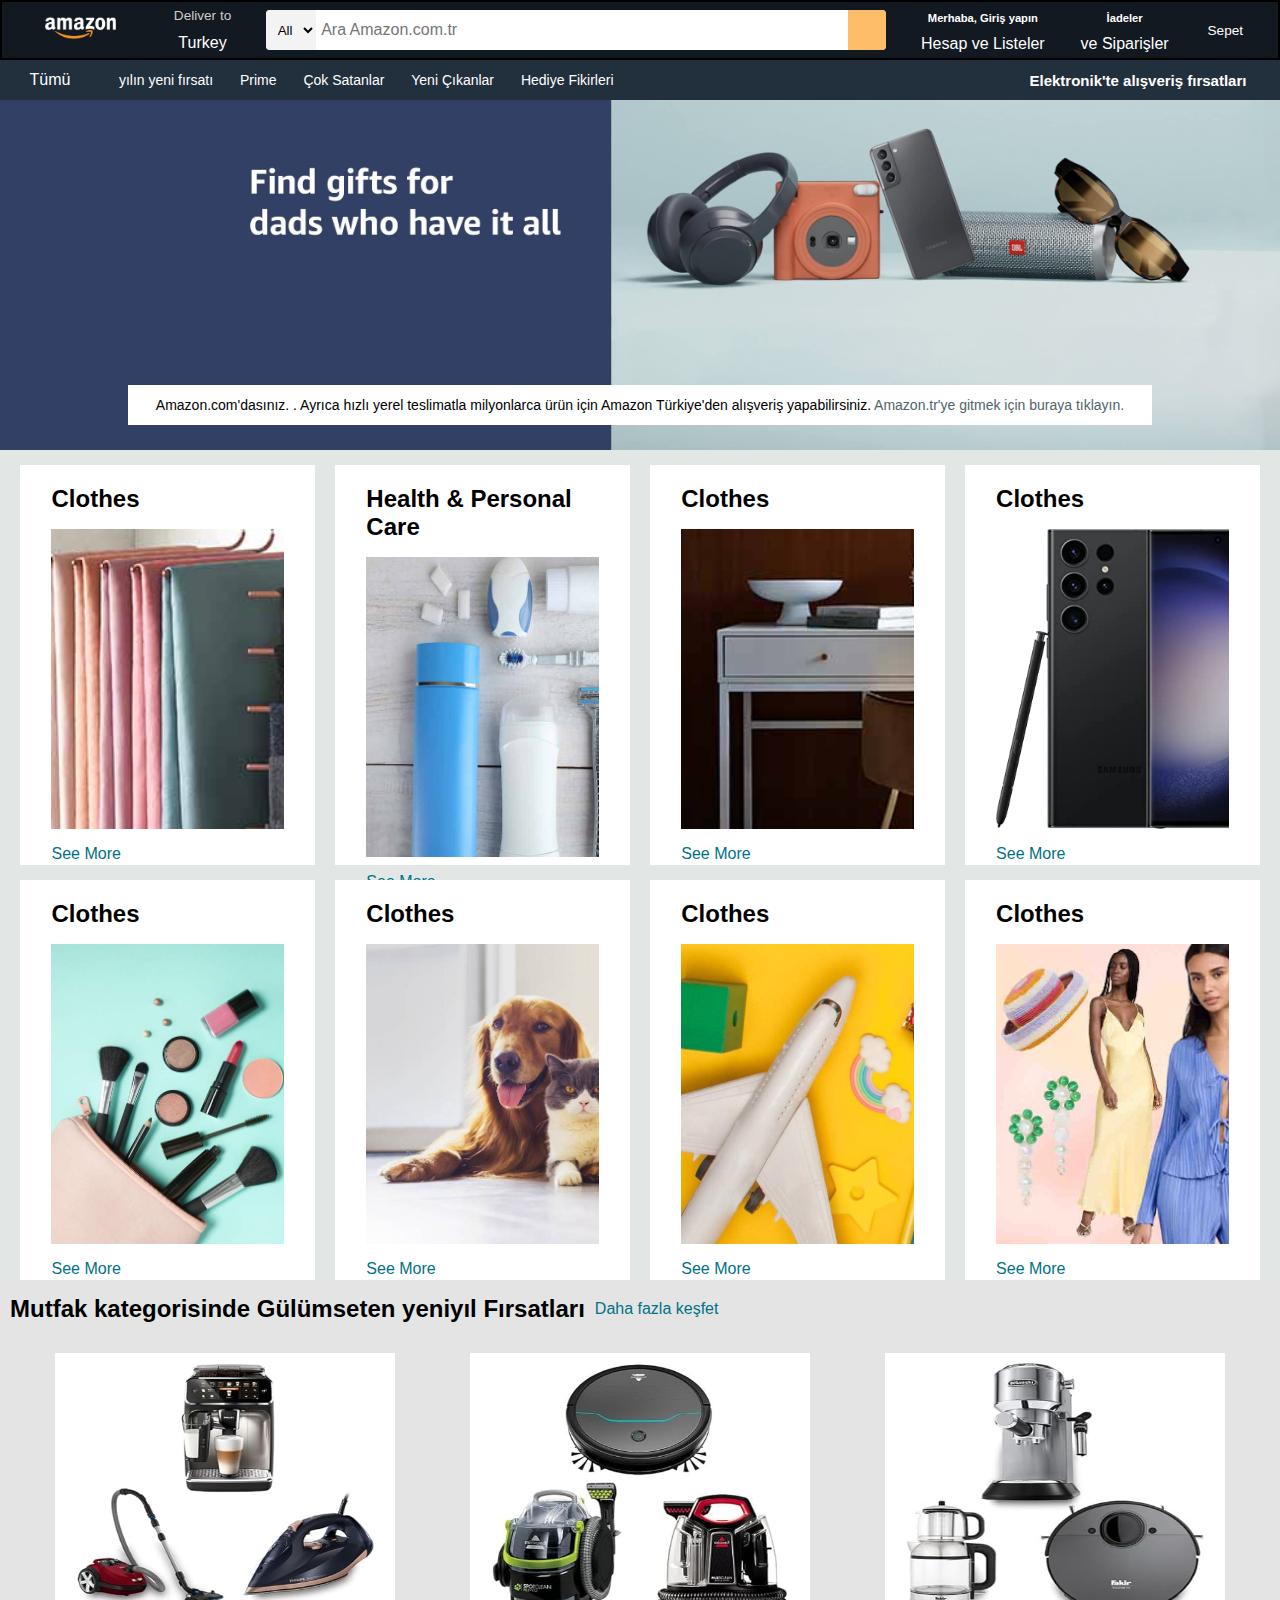
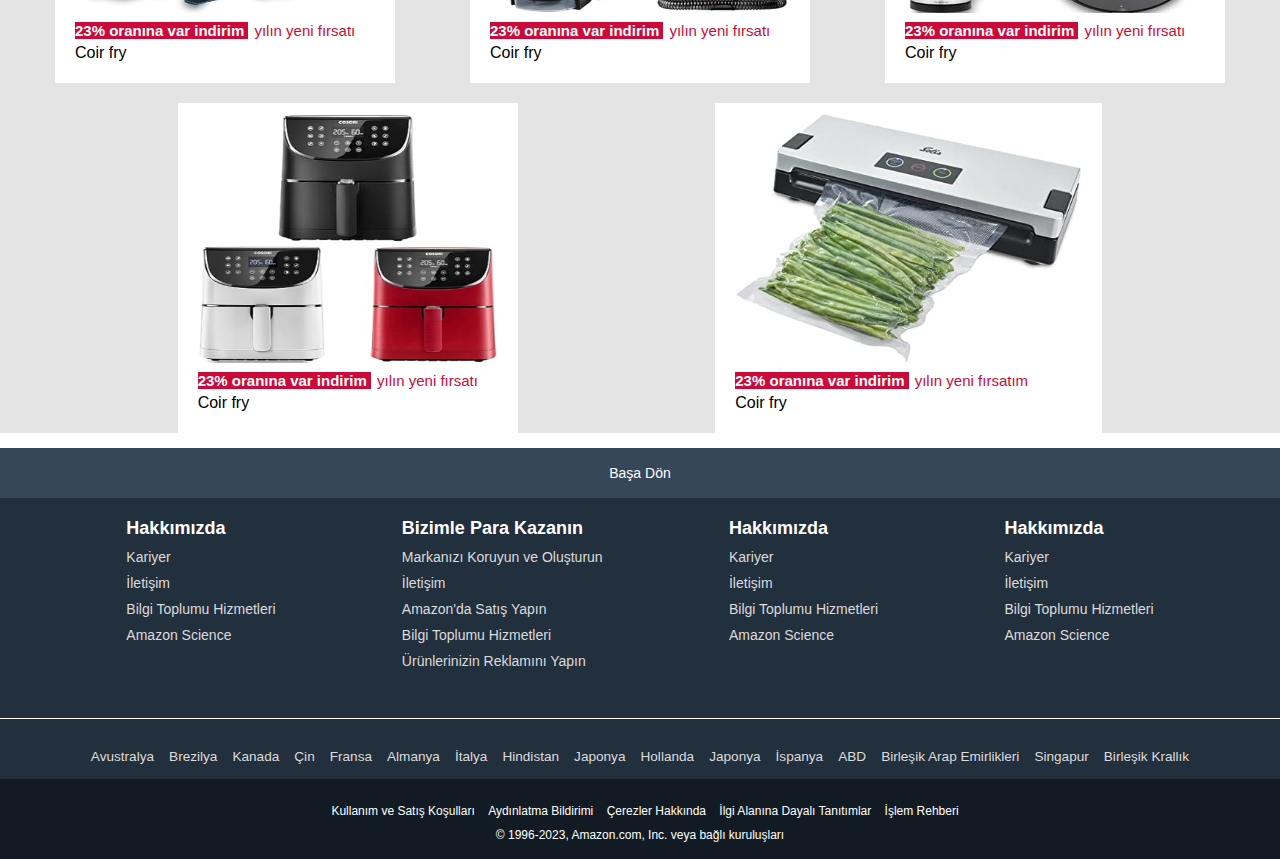
<file: index.html>
<!DOCTYPE html>
<html lang="en">
  <head>
    <meta charset="UTF-8" />
    <meta name="viewport" content="width=device-width, initial-scale=1.0" />
    <title>Document</title>
    <link rel="stylesheet" href="style.css" />
    <!-- font-awesome -->
    <link
      rel="stylesheet"
      href="https://cdnjs.cloudflare.com/ajax/libs/font-awesome/6.4.2/css/all.min.css"
      integrity="sha512-z3gLpd7yknf1YoNbCzqRKc4qyor8gaKU1qmn+CShxbuBusANI9QpRohGBreCFkKxLhei6S9CQXFEbbKuqLg0DA=="
      crossorigin="anonymous"
      referrerpolicy="no-referrer"
    />
  </head>
  <body>
    <!--header-->
    <header>
      <nav class="navbar">
        <div class="nav-logo">
          <div class="logo">
            <img src="./images/amazon_logo.png" alt="" />
          </div>
        </div>
        <div class="nav-address border">
          <p class="add-first">Deliver to</p>
          <div class="add-icon">
            <i class="fa-solid fa-location-dot"></i>
            <p class="add-second">Turkey</p>
          </div>
        </div>
        <div class="nav-search">
          <select class="search-select">
            <option>All</option>
            <option>Kategoriler</option>
            <option>Electronic</option>
          </select>
          <input
            type="text"
            placeholder="Ara Amazon.com.tr"
            class="search-input"
          />
          <div class="search-icon">
            <i class="fa-solid fa-magnifying-glass"></i>
          </div>
        </div>
        <div class="nav-singin border">
          <p><span>Merhaba, Giriş yapın </span></p>
          <p class="nav-second">Hesap ve Listeler</p>
        </div>
        <div class="nav-return border">
          <p><span>İadeler</span></p>
          <p class="nav-second">ve Siparişler</p>
        </div>
        <div class="nav-cart border">
          <i class="fa-solid fa-cart-shopping"></i>
          Sepet
        </div>
      </nav>
      <div class="panel">
        <div class="panel-all">
          <i class="fa-solid fa-bars"></i>
          Tümü
        </div>
        <div class="panel-ops">
          <p class="border">yılın yeni fırsatı</p>
          <p class="border">Prime</p>
          <p class="border">Çok Satanlar</p>
          <p class="border">Yeni Çıkanlar</p>
          <p class="border">Hediye Fikirleri</p>
        </div>
        <div class="panel-deals border">Elektronik'te alışveriş fırsatları</div>
      </div>
    </header>
    <!--hero-->
    <div class="hero-section">
      <div class="hero-msg">
        Amazon.com'dasınız. . Ayrıca hızlı yerel teslimatla milyonlarca ürün
        için Amazon Türkiye'den alışveriş yapabilirsiniz.
        <a href=""> Amazon.tr'ye gitmek için buraya tıklayın.</a>
      </div>
    </div>
    <!-- shop-section -->
    <div class="shop-section">
      <div class="box">
        <div class="box-content">
          <h2>Clothes</h2>
          <div
            class="box-img"
            style="background-image: url('./images/box1_image.jpg')"
          ></div>
          <p>See More</p>
        </div>
      </div>
      <div class="box">
        <div class="box-content">
          <h2>Health & Personal Care</h2>
          <div
            class="box-img"
            style="background-image: url('./images/box2_image.jpg')"
          ></div>
          <p>See More</p>
        </div>
      </div>
      <div class="box">
        <div class="box-content">
          <h2>Clothes</h2>
          <div
            class="box-img"
            style="background-image: url('./images/box3_image.jpg')"
          ></div>
          <p>See More</p>
        </div>
      </div>
      <div class="box">
        <div class="box-content">
          <h2>Clothes</h2>
          <div
            class="box-img"
            style="background-image: url('./images/box4_image.jpg')"
          ></div>
          <p>See More</p>
        </div>
      </div>
      <div class="box">
        <div class="box-content">
          <h2>Clothes</h2>
          <div
            class="box-img"
            style="background-image: url('./images/box5_image.jpg')"
          ></div>
          <p>See More</p>
        </div>
      </div>
      <div class="box">
        <div class="box-content">
          <h2>Clothes</h2>
          <div
            class="box-img"
            style="background-image: url('./images/box6_image.jpg')"
          ></div>
          <p>See More</p>
        </div>
      </div>
      <div class="box">
        <div class="box-content">
          <h2>Clothes</h2>
          <div
            class="box-img"
            style="background-image: url('./images/box7_image.jpg')"
          ></div>
          <p>See More</p>
        </div>
      </div>
      <div class="box">
        <div class="box-content">
          <h2>Clothes</h2>
          <div
            class="box-img"
            style="background-image: url('./images/box8_image.jpg')"
          ></div>
          <p>See More</p>
        </div>
      </div>
    </div>
    <!--shop-section2 -->
    <div class="container">
      <div class="title">
        <h2>Mutfak kategorisinde Gülümseten yeniyıl Fırsatları</h2>
        <a href=""> Daha fazla keşfet</a>
      </div>
      <div class="boxes">
        <div class="box1">
          <div class="image"><img src="./images/1.jpeg" /></div>
          <div class="box1-content">
            <p><span>23% oranına var indirim </span>yılın yeni fırsatı</p>
          </div>
          <div>Coir fry</div>
        </div>
        <div class="box1">
          <div class="image"><img src="./images/2.jpeg" /></div>
          <div class="box1-content">
            <p><span>23% oranına var indirim </span>yılın yeni fırsatı</p>
          </div>
          <div>Coir fry</div>
        </div>
        <div class="box1">
          <div class="image"><img src="./images/3.jpeg" /></div>
          <div class="box1-content">
            <p><span>23% oranına var indirim </span>yılın yeni fırsatı</p>
          </div>
          <div>Coir fry</div>
        </div>
        <div class="box1">
          <div class="image"><img src="./images/4.jpeg" /></div>
          <div class="box1-content">
            <p><span>23% oranına var indirim </span>yılın yeni fırsatı</p>
          </div>
          <div>Coir fry</div>
        </div>
        <div class="box1">
          <div class="image"><img src="./images/5.jpeg" /></div>
          <div class="box1-content">
            <p><span>23% oranına var indirim </span>yılın yeni fırsatım</p>
          </div>
          <div>Coir fry</div>
        </div>
      </div>
    </div>
    <!-- footer-->
    <footer>
      <div class="foot-panel1"><a href="#">Başa Dön</a></div>
      <div class="foot-panel2">
        <ul>
          <p>Hakkımızda</p>
          <a href=""> Kariyer</a>
          <a href=""> İletişim</a>
          <a href=""> Bilgi Toplumu Hizmetleri</a>
          <a href=""> Amazon Science</a>
        </ul>
        <ul>
          <p>Bizimle Para Kazanın</p>

          <a href=""> Markanızı Koruyun ve Oluşturun</a>
          <a href=""> İletişim</a>
          <a href=""> Amazon'da Satış Yapın</a>
          <a href=""> Bilgi Toplumu Hizmetleri</a>
          <a href=""> Ürünlerinizin Reklamını Yapın</a>
        </ul>
        <ul>
          <p>Hakkımızda</p>
          <a href=""> Kariyer</a>
          <a href=""> İletişim</a>
          <a href=""> Bilgi Toplumu Hizmetleri</a>
          <a href=""> Amazon Science</a>
        </ul>
        <ul>
          <p>Hakkımızda</p>
          <a href=""> Kariyer</a>
          <a href=""> İletişim</a>
          <a href=""> Bilgi Toplumu Hizmetleri</a>
          <a href=""> Amazon Science</a>
        </ul>
      </div>
      <div class="foot-panel3">
        <div class="logo"></div>
        <ul>
          <a href="">Avustralya</a>
          <a href="">Brezilya</a>
          <a href="">Kanada</a>
          <a href="">Çin</a>
          <a href="">Fransa</a>
          <a href="">Almanya</a>
          <a href="">İtalya</a>
          <a href="">Hindistan</a>
          <a href="">Japonya</a>
          <a href="">Hollanda</a>
          <a href="">Japonya</a>
          <a href="">İspanya</a>
          <a href="">ABD</a>
          <a href="">Birleşik Arap Emirlikleri</a>
          <a href="">Singapur</a>
          <a href="">Birleşik Krallık</a>
        </ul>
      </div>
      <div class="foot-panel4">
        <div class="pages">
          <a href="">Kullanım ve Satış Koşulları</a>
          <a href="">Aydınlatma Bildirimi</a>
          <a href="">Çerezler Hakkında</a>
          <a href="">İlgi Alanına Dayalı Tanıtımlar</a>
          <a href="">İşlem Rehberi</a>
        </div>
        <div class="copyright">
          © 1996-2023, Amazon.com, Inc. veya bağlı kuruluşları
        </div>
      </div>
    </footer>
  </body>
</html>
</file>
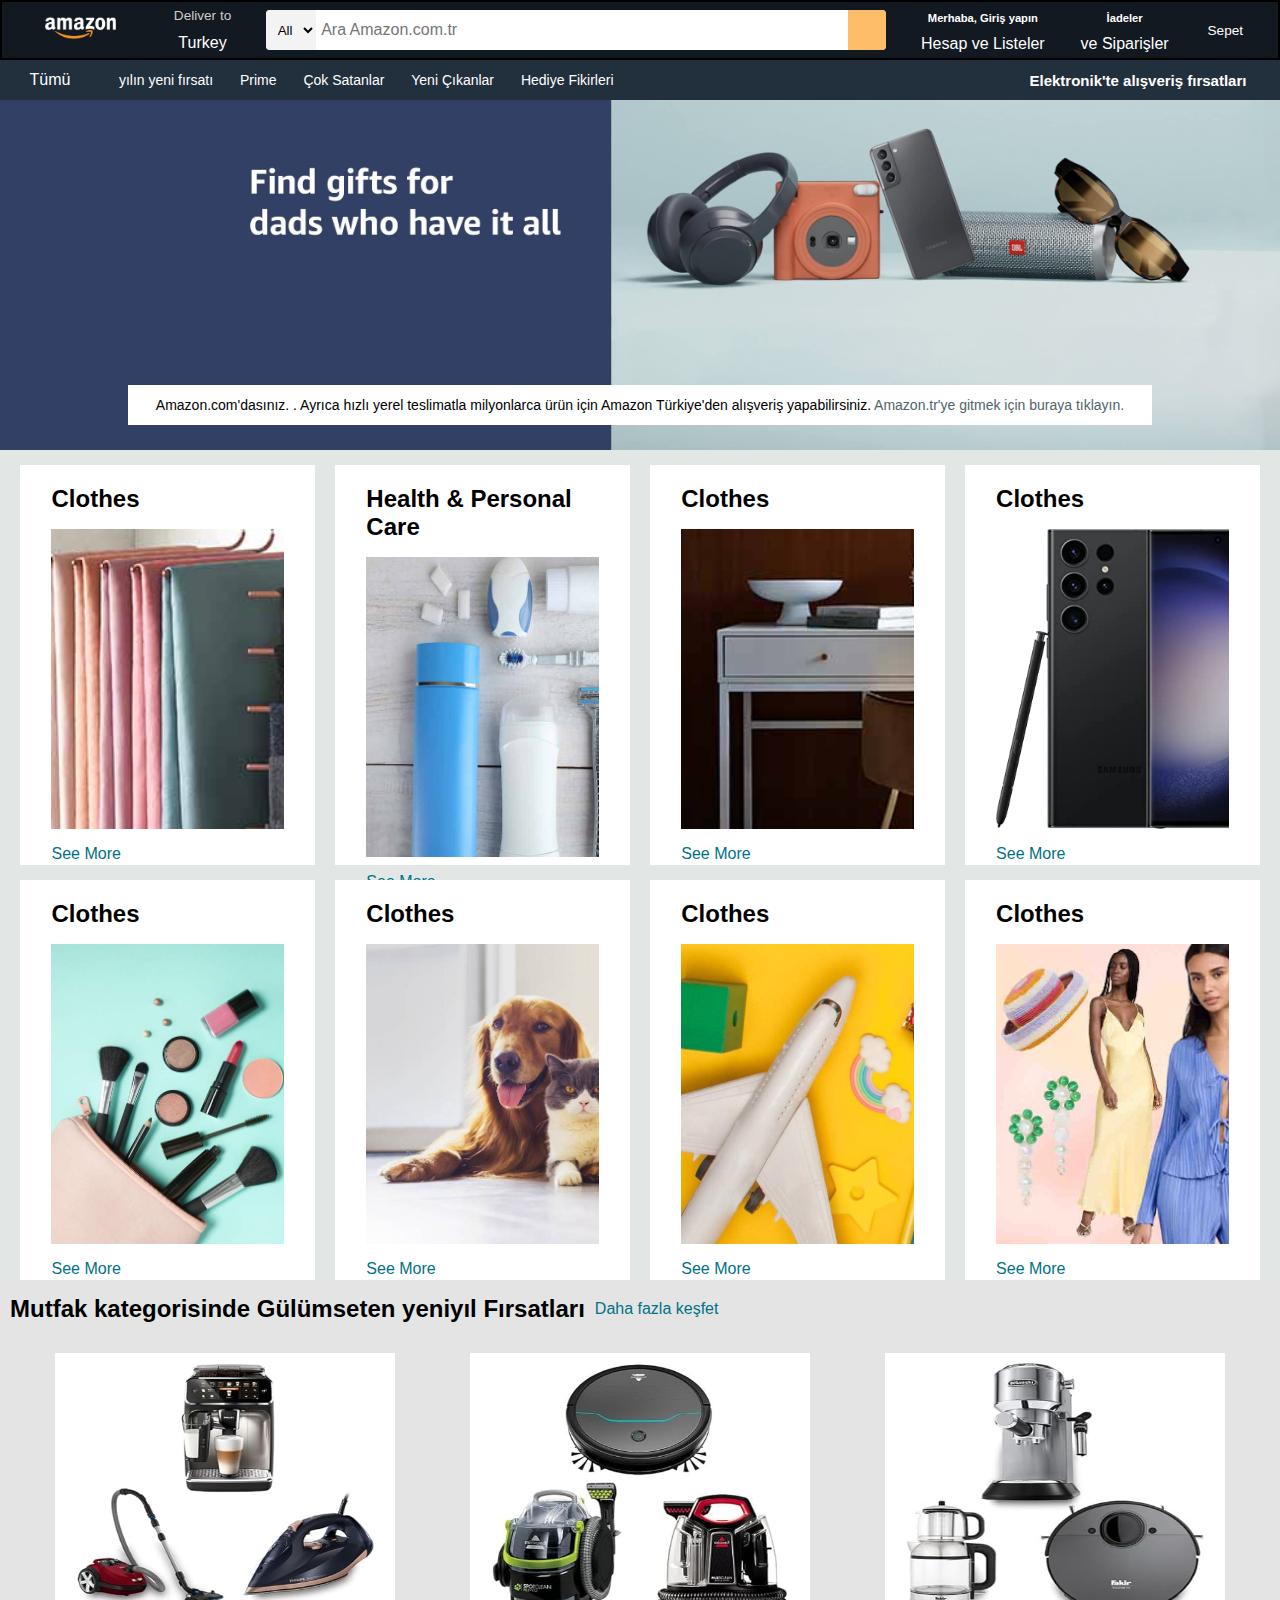
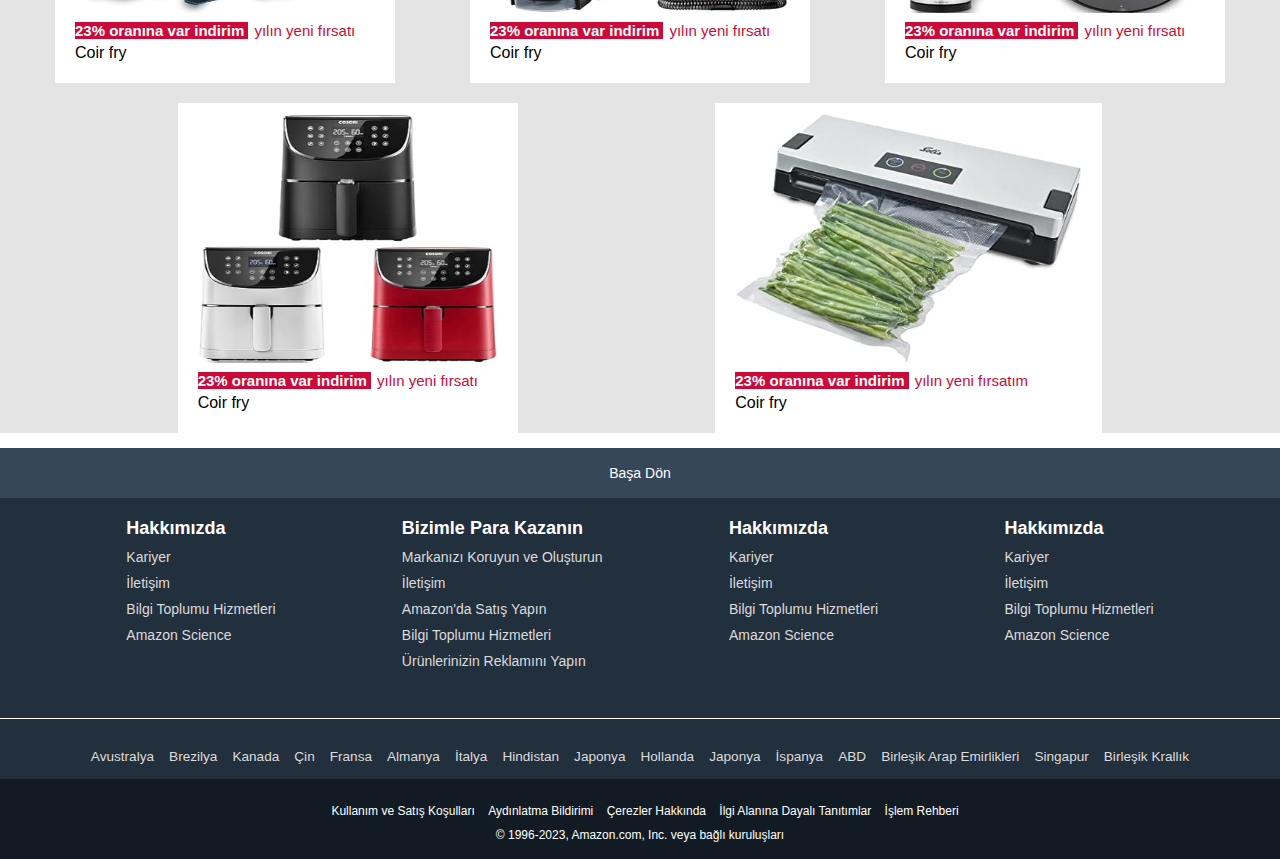
<file: amazon/index.html>
<!DOCTYPE html>
<html lang="en">
  <head>
    <meta charset="UTF-8" />
    <meta name="viewport" content="width=device-width, initial-scale=1.0" />
    <title>Document</title>
    <link rel="stylesheet" href="style.css" />
    <!-- font-awesome -->
    <link
      rel="stylesheet"
      href="https://cdnjs.cloudflare.com/ajax/libs/font-awesome/6.4.2/css/all.min.css"
      integrity="sha512-z3gLpd7yknf1YoNbCzqRKc4qyor8gaKU1qmn+CShxbuBusANI9QpRohGBreCFkKxLhei6S9CQXFEbbKuqLg0DA=="
      crossorigin="anonymous"
      referrerpolicy="no-referrer"
    />
  </head>
  <body>
    <!--header-->
    <header>
      <nav class="navbar">
        <div class="nav-logo">
          <div class="logo">
            <img src="./images/amazon_logo.png" alt="" />
          </div>
        </div>
        <div class="nav-address border">
          <p class="add-first">Deliver to</p>
          <div class="add-icon">
            <i class="fa-solid fa-location-dot"></i>
            <p class="add-second">Turkey</p>
          </div>
        </div>
        <div class="nav-search">
          <select class="search-select">
            <option>All</option>
            <option>Kategoriler</option>
            <option>Electronic</option>
          </select>
          <input
            type="text"
            placeholder="Ara Amazon.com.tr"
            class="search-input"
          />
          <div class="search-icon">
            <i class="fa-solid fa-magnifying-glass"></i>
          </div>
        </div>
        <div class="nav-singin border">
          <p><span>Merhaba, Giriş yapın </span></p>
          <p class="nav-second">Hesap ve Listeler</p>
        </div>
        <div class="nav-return border">
          <p><span>İadeler</span></p>
          <p class="nav-second">ve Siparişler</p>
        </div>
        <div class="nav-cart border">
          <i class="fa-solid fa-cart-shopping"></i>
          Sepet
        </div>
      </nav>
      <div class="panel">
        <div class="panel-all">
          <i class="fa-solid fa-bars"></i>
          Tümü
        </div>
        <div class="panel-ops">
          <p class="border">yılın yeni fırsatı</p>
          <p class="border">Prime</p>
          <p class="border">Çok Satanlar</p>
          <p class="border">Yeni Çıkanlar</p>
          <p class="border">Hediye Fikirleri</p>
        </div>
        <div class="panel-deals border">Elektronik'te alışveriş fırsatları</div>
      </div>
    </header>
    <!--hero-->
    <div class="hero-section">
      <div class="hero-msg">
        Amazon.com'dasınız. . Ayrıca hızlı yerel teslimatla milyonlarca ürün
        için Amazon Türkiye'den alışveriş yapabilirsiniz.
        <a href=""> Amazon.tr'ye gitmek için buraya tıklayın.</a>
      </div>
    </div>
    <!-- shop-section -->
    <div class="shop-section">
      <div class="box">
        <div class="box-content">
          <h2>Clothes</h2>
          <div
            class="box-img"
            style="background-image: url('./images/box1_image.jpg')"
          ></div>
          <p>See More</p>
        </div>
      </div>
      <div class="box">
        <div class="box-content">
          <h2>Health & Personal Care</h2>
          <div
            class="box-img"
            style="background-image: url('./images/box2_image.jpg')"
          ></div>
          <p>See More</p>
        </div>
      </div>
      <div class="box">
        <div class="box-content">
          <h2>Clothes</h2>
          <div
            class="box-img"
            style="background-image: url('./images/box3_image.jpg')"
          ></div>
          <p>See More</p>
        </div>
      </div>
      <div class="box">
        <div class="box-content">
          <h2>Clothes</h2>
          <div
            class="box-img"
            style="background-image: url('./images/box4_image.jpg')"
          ></div>
          <p>See More</p>
        </div>
      </div>
      <div class="box">
        <div class="box-content">
          <h2>Clothes</h2>
          <div
            class="box-img"
            style="background-image: url('./images/box5_image.jpg')"
          ></div>
          <p>See More</p>
        </div>
      </div>
      <div class="box">
        <div class="box-content">
          <h2>Clothes</h2>
          <div
            class="box-img"
            style="background-image: url('./images/box6_image.jpg')"
          ></div>
          <p>See More</p>
        </div>
      </div>
      <div class="box">
        <div class="box-content">
          <h2>Clothes</h2>
          <div
            class="box-img"
            style="background-image: url('./images/box7_image.jpg')"
          ></div>
          <p>See More</p>
        </div>
      </div>
      <div class="box">
        <div class="box-content">
          <h2>Clothes</h2>
          <div
            class="box-img"
            style="background-image: url('./images/box8_image.jpg')"
          ></div>
          <p>See More</p>
        </div>
      </div>
    </div>
    <!--shop-section2 -->
    <div class="container">
      <div class="title">
        <h2>Mutfak kategorisinde Gülümseten yeniyıl Fırsatları</h2>
        <a href=""> Daha fazla keşfet</a>
      </div>
      <div class="boxes">
        <div class="box1">
          <div class="image"><img src="./images/1.jpeg" /></div>
          <div class="box1-content">
            <p><span>23% oranına var indirim </span>yılın yeni fırsatı</p>
          </div>
          <div>Coir fry</div>
        </div>
        <div class="box1">
          <div class="image"><img src="./images/2.jpeg" /></div>
          <div class="box1-content">
            <p><span>23% oranına var indirim </span>yılın yeni fırsatı</p>
          </div>
          <div>Coir fry</div>
        </div>
        <div class="box1">
          <div class="image"><img src="./images/3.jpeg" /></div>
          <div class="box1-content">
            <p><span>23% oranına var indirim </span>yılın yeni fırsatı</p>
          </div>
          <div>Coir fry</div>
        </div>
        <div class="box1">
          <div class="image"><img src="./images/4.jpeg" /></div>
          <div class="box1-content">
            <p><span>23% oranına var indirim </span>yılın yeni fırsatı</p>
          </div>
          <div>Coir fry</div>
        </div>
        <div class="box1">
          <div class="image"><img src="./images/5.jpeg" /></div>
          <div class="box1-content">
            <p><span>23% oranına var indirim </span>yılın yeni fırsatım</p>
          </div>
          <div>Coir fry</div>
        </div>
      </div>
    </div>
    <!-- footer-->
    <footer>
      <div class="foot-panel1"><a href="#">Başa Dön</a></div>
      <div class="foot-panel2">
        <ul>
          <p>Hakkımızda</p>
          <a href=""> Kariyer</a>
          <a href=""> İletişim</a>
          <a href=""> Bilgi Toplumu Hizmetleri</a>
          <a href=""> Amazon Science</a>
        </ul>
        <ul>
          <p>Bizimle Para Kazanın</p>

          <a href=""> Markanızı Koruyun ve Oluşturun</a>
          <a href=""> İletişim</a>
          <a href=""> Amazon'da Satış Yapın</a>
          <a href=""> Bilgi Toplumu Hizmetleri</a>
          <a href=""> Ürünlerinizin Reklamını Yapın</a>
        </ul>
        <ul>
          <p>Hakkımızda</p>
          <a href=""> Kariyer</a>
          <a href=""> İletişim</a>
          <a href=""> Bilgi Toplumu Hizmetleri</a>
          <a href=""> Amazon Science</a>
        </ul>
        <ul>
          <p>Hakkımızda</p>
          <a href=""> Kariyer</a>
          <a href=""> İletişim</a>
          <a href=""> Bilgi Toplumu Hizmetleri</a>
          <a href=""> Amazon Science</a>
        </ul>
      </div>
      <div class="foot-panel3">
        <div class="logo"></div>
        <ul>
          <a href="">Avustralya</a>
          <a href="">Brezilya</a>
          <a href="">Kanada</a>
          <a href="">Çin</a>
          <a href="">Fransa</a>
          <a href="">Almanya</a>
          <a href="">İtalya</a>
          <a href="">Hindistan</a>
          <a href="">Japonya</a>
          <a href="">Hollanda</a>
          <a href="">Japonya</a>
          <a href="">İspanya</a>
          <a href="">ABD</a>
          <a href="">Birleşik Arap Emirlikleri</a>
          <a href="">Singapur</a>
          <a href="">Birleşik Krallık</a>
        </ul>
      </div>
      <div class="foot-panel4">
        <div class="pages">
          <a href="">Kullanım ve Satış Koşulları</a>
          <a href="">Aydınlatma Bildirimi</a>
          <a href="">Çerezler Hakkında</a>
          <a href="">İlgi Alanına Dayalı Tanıtımlar</a>
          <a href="">İşlem Rehberi</a>
        </div>
        <div class="copyright">
          © 1996-2023, Amazon.com, Inc. veya bağlı kuruluşları
        </div>
      </div>
    </footer>
  </body>
</html>
</file>
<file: style.css>
* {
    margin: 0;
    padding: 0;
    font-family: Arial, sans-serif;
    box-sizing: border-box;
  }
  a {
    text-decoration: none;
    color: white;
  }
  
  html {
    scroll-behavior: smooth;
  }
  .navbar {
    border: 2px solid black;
    height: 60px;
    background-color: #131921;
    color: white;
    display: flex;
    align-items: center;
    justify-content: space-evenly;
  }
  .nav-logo {
    height: 50px;
    width: 100px;
    display: flex;
    align-items: center;
  }
  .logo img {
    height: 50px;
    width: 100%;
  }
  .border {
    border: 1px solid transparent;
    height: 100%;
    display: grid;
    place-items: center;
    cursor: pointer;
  }
  .border:hover {
    border: 1px solid white;
  }
  .add-first {
    color: #cccccc;
    font-size: 13.6px;
    margin-left: 3px;
  }
  .add-second {
    font-size: 16px;
    margin-left: 3px;
  }
  .add-icon {
    display: flex;
    align-items: center;
  }
  .nav-search {
    display: flex;
    justify-content: space-evenly;
    width: 620px;
    height: 40px;
    background-color: pink;
    border-radius: 4px;
  }
  .search-select {
    background-color: #f3f3f3;
    width: 50px;
    text-align: center;
    border-top-left-radius: 4px;
    border-bottom-left-radius: 4px;
    border: none;
    outline: none;
  }
  .search-input {
    width: 100%;
    font-size: 16px;
    border: none;
    outline: none;
    text-indent: 5px;
  }
  .search-icon {
    cursor: pointer;
    width: 45px;
    display: flex;
    justify-content: center;
    align-items: center;
    font-size: 19.2px;
    background-color: #febd68;
    border-top-right-radius: 4px;
    border-bottom-right-radius: 4px;
    color: black;
  }
  .nav-search:hover {
    border: 2px solid #febd68;
  }
  span {
    font-size: 11.2px;
    font-weight: 700;
  }
  .nav-cart i {
    font-size: 30px;
  }
  .nav-cart {
    font-size: 13.6px;
    display: flex;
    justify-content: center;
    align-items: center;
    gap: 3px;
  }
  .panel {
    height: 40px;
    background-color: #222f3d;
    color: white;
    display: flex;
    align-items: center;
    justify-content: space-evenly;
  }
  .panel-ops {
    width: 70%;
    font-size: 14px;
  }
  .panel-ops p {
    display: inline-flex;
    height: 40px;
    padding: 0 3px;
    margin-left: 15px;
  }
  .panel-deals {
    font-size: 15px;
    font-weight: 700;
    padding: 0 3px;
  }
  .hero-section {
    background-image: url("./images/hero_image.jpg");
    background-size: cover;
    height: 350px;
    display: flex;
    justify-content: center;
    align-items: flex-end;
  }
  .hero-msg {
    background-color: white;
    color: black;
    height: 40px;
    display: flex;
    align-items: center;
    justify-content: center;
    font-size: 14px;
    position: relative;
    width: 80%;
    margin-bottom: 25px;
  }
  .hero-msg a {
    color: #4f6468;
    margin-left: 3px;
  }
  .shop-section {
    display: flex;
    flex-wrap: wrap;
    justify-content: space-evenly;
    background-color: #e2e7e6;
  }
  .box {
    height: 400px;
    width: 23%;
    background-color: white;
    padding: 20px 15px;
    margin-top: 15px;
  }
  
  .box-img {
    background-size: cover;
    height: 300px;
    margin: 16px 0;
  }
  .box-content {
    margin-left: 16px;
    margin-right: 16px;
  }
  .box-content p {
    color: #007185;
  }
  .container {
    background: #e4e4e4;
  }
  .title {
    display: flex;
    align-items: center;
    gap: 10px;
    justify-content: start;
    padding: 15px 10px;
  }
  .title a {
    color: #007185;
  }
  .title a:hover {
    text-decoration: underline;
  }
  .boxes {
    display: flex;
    flex-wrap: wrap;
    justify-content: space-evenly;
    gap: 20px;
    margin: 15px 0;
  }
  .box1 {
    height: 330px;
    background-color: white;
    padding: 10px 20px;
  }
  .box1-content {
    display: flex;
    justify-content: start;
    align-items: center;
    width: 300px;
    margin: 5px 0;
  }
  .image img {
    width: 100%;
    height: 250px;
  }
  .box1-content p {
    color: #cc0a39;
    font-size: 15px;
  }
  .box1-content p span {
    background-color: #cc0a39;
    color: white;
    font-size: 15px;
    margin-right: 6px;
  }
  footer {
    margin-top: 15px;
  }
  .foot-panel1 {
    background-color: #364759;
    height: 50px;
    display: flex;
    justify-content: center;
    align-items: center;
    font-size: 14px;
    transition: opacity 0.3s;
  }
  .foot-panel1:hover {
    opacity: 0.9;
    cursor: pointer;
  }
  .foot-panel2 {
    background-color: #222f3d;
    color: white;
    height: 220px;
    display: flex;
    justify-content: space-evenly;
  }
  ul {
    margin-top: 20px;
  }
  
  ul p {
    font-size: 18px;
    font-weight: 900;
  }
  ul a {
    display: block;
    font-size: 14px;
    margin-top: 10px;
    color: #dcdcdc;
  }
  .foot-panel2 ul a:hover {
    transition: color 0.2s;
    color: #febd68;
  }
  .foot-panel3.logo {
    margin: auto;
    margin-top: 15px;
    height: 50px;
    width: 100px;
    background-image: url("./images/amazon_logo.png");
    background-size: contain;
    background-repeat: no-repeat;
  }
  .foot-panel3 {
    background-color: #222f3d;
    border-top: 0.5px solid white;
    display: flex;
    flex-direction: column;
  }
  .foot-panel3 ul {
    display: flex;
    justify-content: center;
    align-items: center;
    gap: 15px;
    margin-bottom: 15px;
  }
  .foot-panel3 ul a {
    font-size: 13.6px;
  }
  .foot-panel3 ul a:hover {
    text-decoration: underline;
  }
  .foot-panel4 {
    background-color: #121b23;
    color: white;
    height: 80px;
    font-size: 12px;
    text-align: center;
  }
  .pages {
    padding-top: 25px;
  }
  .pages a {
    margin-left: 10px;
  }
  .pages a:hover {
    text-decoration: underline;
  }
  .copyright {
    padding-top: 10px;
  }
</file>
<file: amazon/style.css>
* {
    margin: 0;
    padding: 0;
    font-family: Arial, sans-serif;
    box-sizing: border-box;
  }
  a {
    text-decoration: none;
    color: white;
  }
  
  html {
    scroll-behavior: smooth;
  }
  .navbar {
    border: 2px solid black;
    height: 60px;
    background-color: #131921;
    color: white;
    display: flex;
    align-items: center;
    justify-content: space-evenly;
  }
  .nav-logo {
    height: 50px;
    width: 100px;
    display: flex;
    align-items: center;
  }
  .logo img {
    height: 50px;
    width: 100%;
  }
  .border {
    border: 1px solid transparent;
    height: 100%;
    display: grid;
    place-items: center;
    cursor: pointer;
  }
  .border:hover {
    border: 1px solid white;
  }
  .add-first {
    color: #cccccc;
    font-size: 13.6px;
    margin-left: 3px;
  }
  .add-second {
    font-size: 16px;
    margin-left: 3px;
  }
  .add-icon {
    display: flex;
    align-items: center;
  }
  .nav-search {
    display: flex;
    justify-content: space-evenly;
    width: 620px;
    height: 40px;
    background-color: pink;
    border-radius: 4px;
  }
  .search-select {
    background-color: #f3f3f3;
    width: 50px;
    text-align: center;
    border-top-left-radius: 4px;
    border-bottom-left-radius: 4px;
    border: none;
    outline: none;
  }
  .search-input {
    width: 100%;
    font-size: 16px;
    border: none;
    outline: none;
    text-indent: 5px;
  }
  .search-icon {
    cursor: pointer;
    width: 45px;
    display: flex;
    justify-content: center;
    align-items: center;
    font-size: 19.2px;
    background-color: #febd68;
    border-top-right-radius: 4px;
    border-bottom-right-radius: 4px;
    color: black;
  }
  .nav-search:hover {
    border: 2px solid #febd68;
  }
  span {
    font-size: 11.2px;
    font-weight: 700;
  }
  .nav-cart i {
    font-size: 30px;
  }
  .nav-cart {
    font-size: 13.6px;
    display: flex;
    justify-content: center;
    align-items: center;
    gap: 3px;
  }
  .panel {
    height: 40px;
    background-color: #222f3d;
    color: white;
    display: flex;
    align-items: center;
    justify-content: space-evenly;
  }
  .panel-ops {
    width: 70%;
    font-size: 14px;
  }
  .panel-ops p {
    display: inline-flex;
    height: 40px;
    padding: 0 3px;
    margin-left: 15px;
  }
  .panel-deals {
    font-size: 15px;
    font-weight: 700;
    padding: 0 3px;
  }
  .hero-section {
    background-image: url("./images/hero_image.jpg");
    background-size: cover;
    height: 350px;
    display: flex;
    justify-content: center;
    align-items: flex-end;
  }
  .hero-msg {
    background-color: white;
    color: black;
    height: 40px;
    display: flex;
    align-items: center;
    justify-content: center;
    font-size: 14px;
    position: relative;
    width: 80%;
    margin-bottom: 25px;
  }
  .hero-msg a {
    color: #4f6468;
    margin-left: 3px;
  }
  .shop-section {
    display: flex;
    flex-wrap: wrap;
    justify-content: space-evenly;
    background-color: #e2e7e6;
  }
  .box {
    height: 400px;
    width: 23%;
    background-color: white;
    padding: 20px 15px;
    margin-top: 15px;
  }
  
  .box-img {
    background-size: cover;
    height: 300px;
    margin: 16px 0;
  }
  .box-content {
    margin-left: 16px;
    margin-right: 16px;
  }
  .box-content p {
    color: #007185;
  }
  .container {
    background: #e4e4e4;
  }
  .title {
    display: flex;
    align-items: center;
    gap: 10px;
    justify-content: start;
    padding: 15px 10px;
  }
  .title a {
    color: #007185;
  }
  .title a:hover {
    text-decoration: underline;
  }
  .boxes {
    display: flex;
    flex-wrap: wrap;
    justify-content: space-evenly;
    gap: 20px;
    margin: 15px 0;
  }
  .box1 {
    height: 330px;
    background-color: white;
    padding: 10px 20px;
  }
  .box1-content {
    display: flex;
    justify-content: start;
    align-items: center;
    width: 300px;
    margin: 5px 0;
  }
  .image img {
    width: 100%;
    height: 250px;
  }
  .box1-content p {
    color: #cc0a39;
    font-size: 15px;
  }
  .box1-content p span {
    background-color: #cc0a39;
    color: white;
    font-size: 15px;
    margin-right: 6px;
  }
  footer {
    margin-top: 15px;
  }
  .foot-panel1 {
    background-color: #364759;
    height: 50px;
    display: flex;
    justify-content: center;
    align-items: center;
    font-size: 14px;
    transition: opacity 0.3s;
  }
  .foot-panel1:hover {
    opacity: 0.9;
    cursor: pointer;
  }
  .foot-panel2 {
    background-color: #222f3d;
    color: white;
    height: 220px;
    display: flex;
    justify-content: space-evenly;
  }
  ul {
    margin-top: 20px;
  }
  
  ul p {
    font-size: 18px;
    font-weight: 900;
  }
  ul a {
    display: block;
    font-size: 14px;
    margin-top: 10px;
    color: #dcdcdc;
  }
  .foot-panel2 ul a:hover {
    transition: color 0.2s;
    color: #febd68;
  }
  .foot-panel3.logo {
    margin: auto;
    margin-top: 15px;
    height: 50px;
    width: 100px;
    background-image: url("./images/amazon_logo.png");
    background-size: contain;
    background-repeat: no-repeat;
  }
  .foot-panel3 {
    background-color: #222f3d;
    border-top: 0.5px solid white;
    display: flex;
    flex-direction: column;
  }
  .foot-panel3 ul {
    display: flex;
    justify-content: center;
    align-items: center;
    gap: 15px;
    margin-bottom: 15px;
  }
  .foot-panel3 ul a {
    font-size: 13.6px;
  }
  .foot-panel3 ul a:hover {
    text-decoration: underline;
  }
  .foot-panel4 {
    background-color: #121b23;
    color: white;
    height: 80px;
    font-size: 12px;
    text-align: center;
  }
  .pages {
    padding-top: 25px;
  }
  .pages a {
    margin-left: 10px;
  }
  .pages a:hover {
    text-decoration: underline;
  }
  .copyright {
    padding-top: 10px;
  }
</file>
